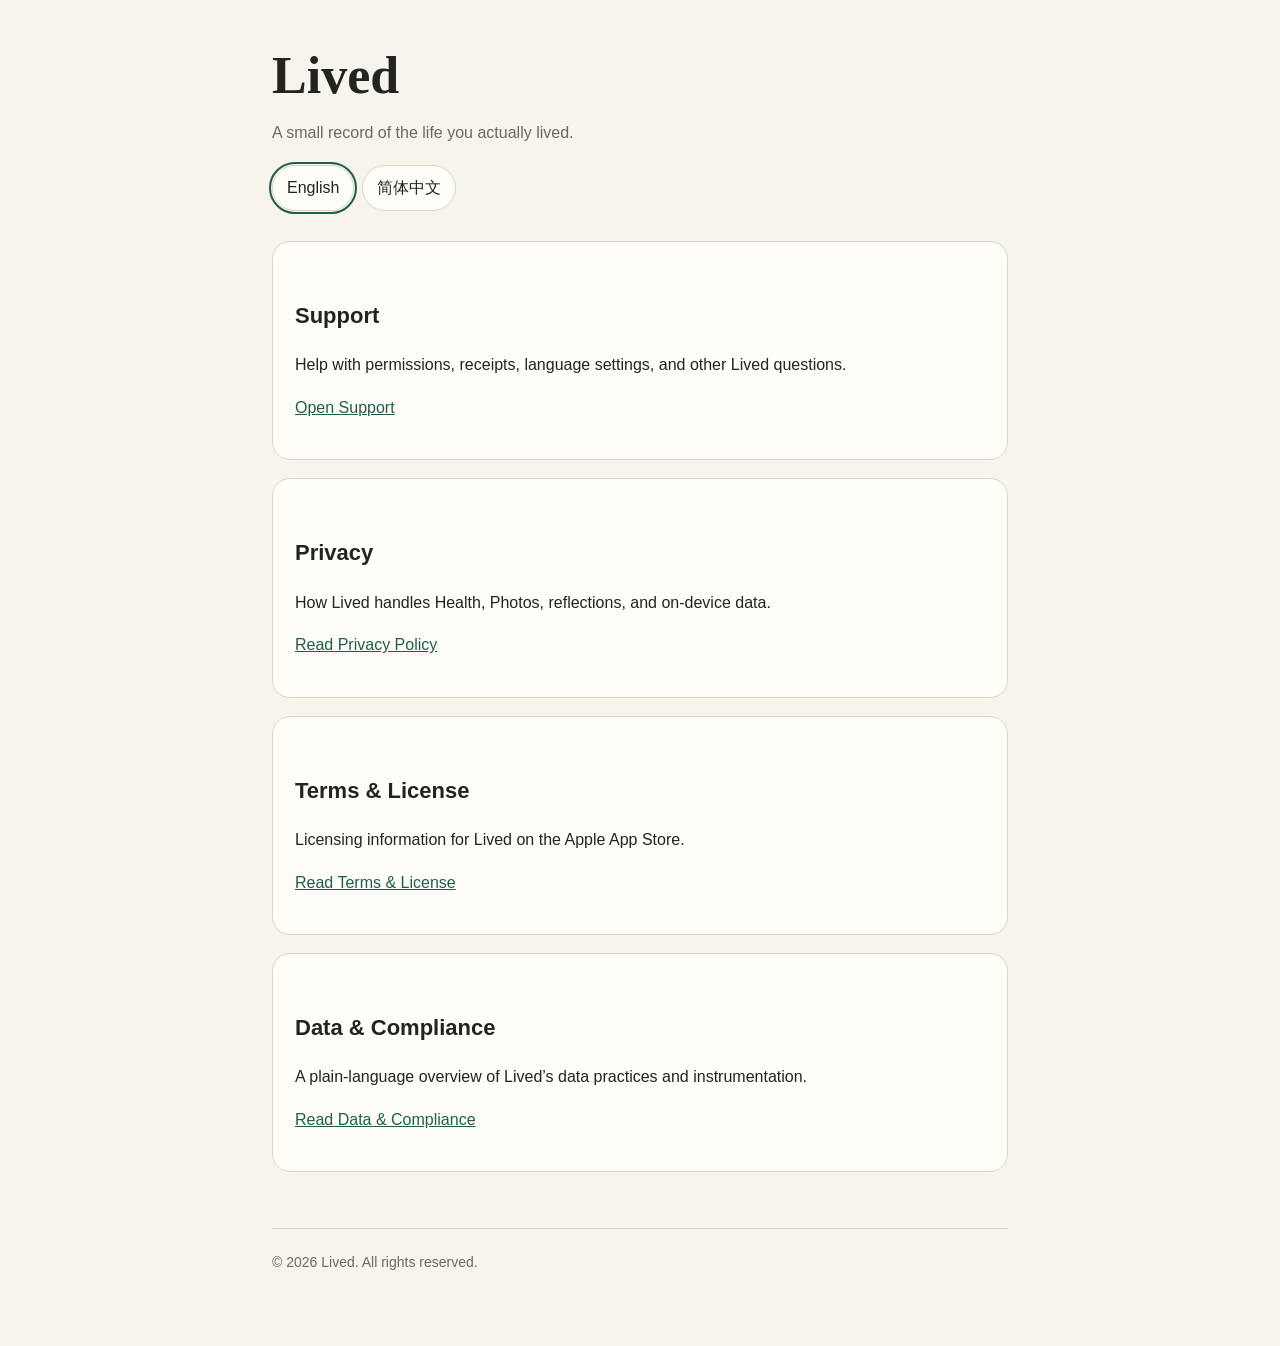
<file: index.html>
<!doctype html><html lang="en"><head><meta charset="utf-8"><meta name="viewport" content="width=device-width,initial-scale=1"><title>Lived — Support & Legal</title><link rel="stylesheet" href="styles.css"></head><body><main>
<h1>Lived</h1><p class="muted">A small record of the life you actually lived.</p>
<div class="lang-switch"><button data-lang-button="en" aria-pressed="true">English</button><button data-lang-button="zh-Hans" aria-pressed="false">简体中文</button></div>
<section data-lang="en">
<div class="card"><h2>Support</h2><p>Help with permissions, receipts, language settings, and other Lived questions.</p><p><a href="support.html">Open Support</a></p></div>
<div class="card"><h2>Privacy</h2><p>How Lived handles Health, Photos, reflections, and on-device data.</p><p><a href="privacy.html">Read Privacy Policy</a></p></div>
<div class="card"><h2>Terms & License</h2><p>Licensing information for Lived on the Apple App Store.</p><p><a href="terms.html">Read Terms & License</a></p></div>
<div class="card"><h2>Data &amp; Compliance</h2><p>A plain-language overview of Lived’s data practices and instrumentation.</p><p><a href="data.html">Read Data &amp; Compliance</a></p></div>
</section>
<section data-lang="zh-Hans" hidden>
<div class="card"><h2>支持</h2><p>获取有关权限、每日回执、语言设置以及其他 Lived 问题的帮助。</p><p><a href="support.html">打开支持页面</a></p></div>
<div class="card"><h2>隐私</h2><p>了解 Lived 如何处理健康、照片、文字记录以及设备端数据。</p><p><a href="privacy.html">阅读隐私政策</a></p></div>
<div class="card"><h2>条款与许可</h2><p>了解通过 Apple App Store 下载 Lived 时适用的软件许可。</p><p><a href="terms.html">阅读条款与许可</a></p></div>
<div class="card"><h2>数据与合规</h2><p>了解 Lived 的数据处理和诊断工具概览。</p><p><a href="data.html">阅读数据与合规说明</a></p></div>
</section><footer>© 2026 Lived. All rights reserved.</footer></main><script src="site.js"></script></body></html>
</file>
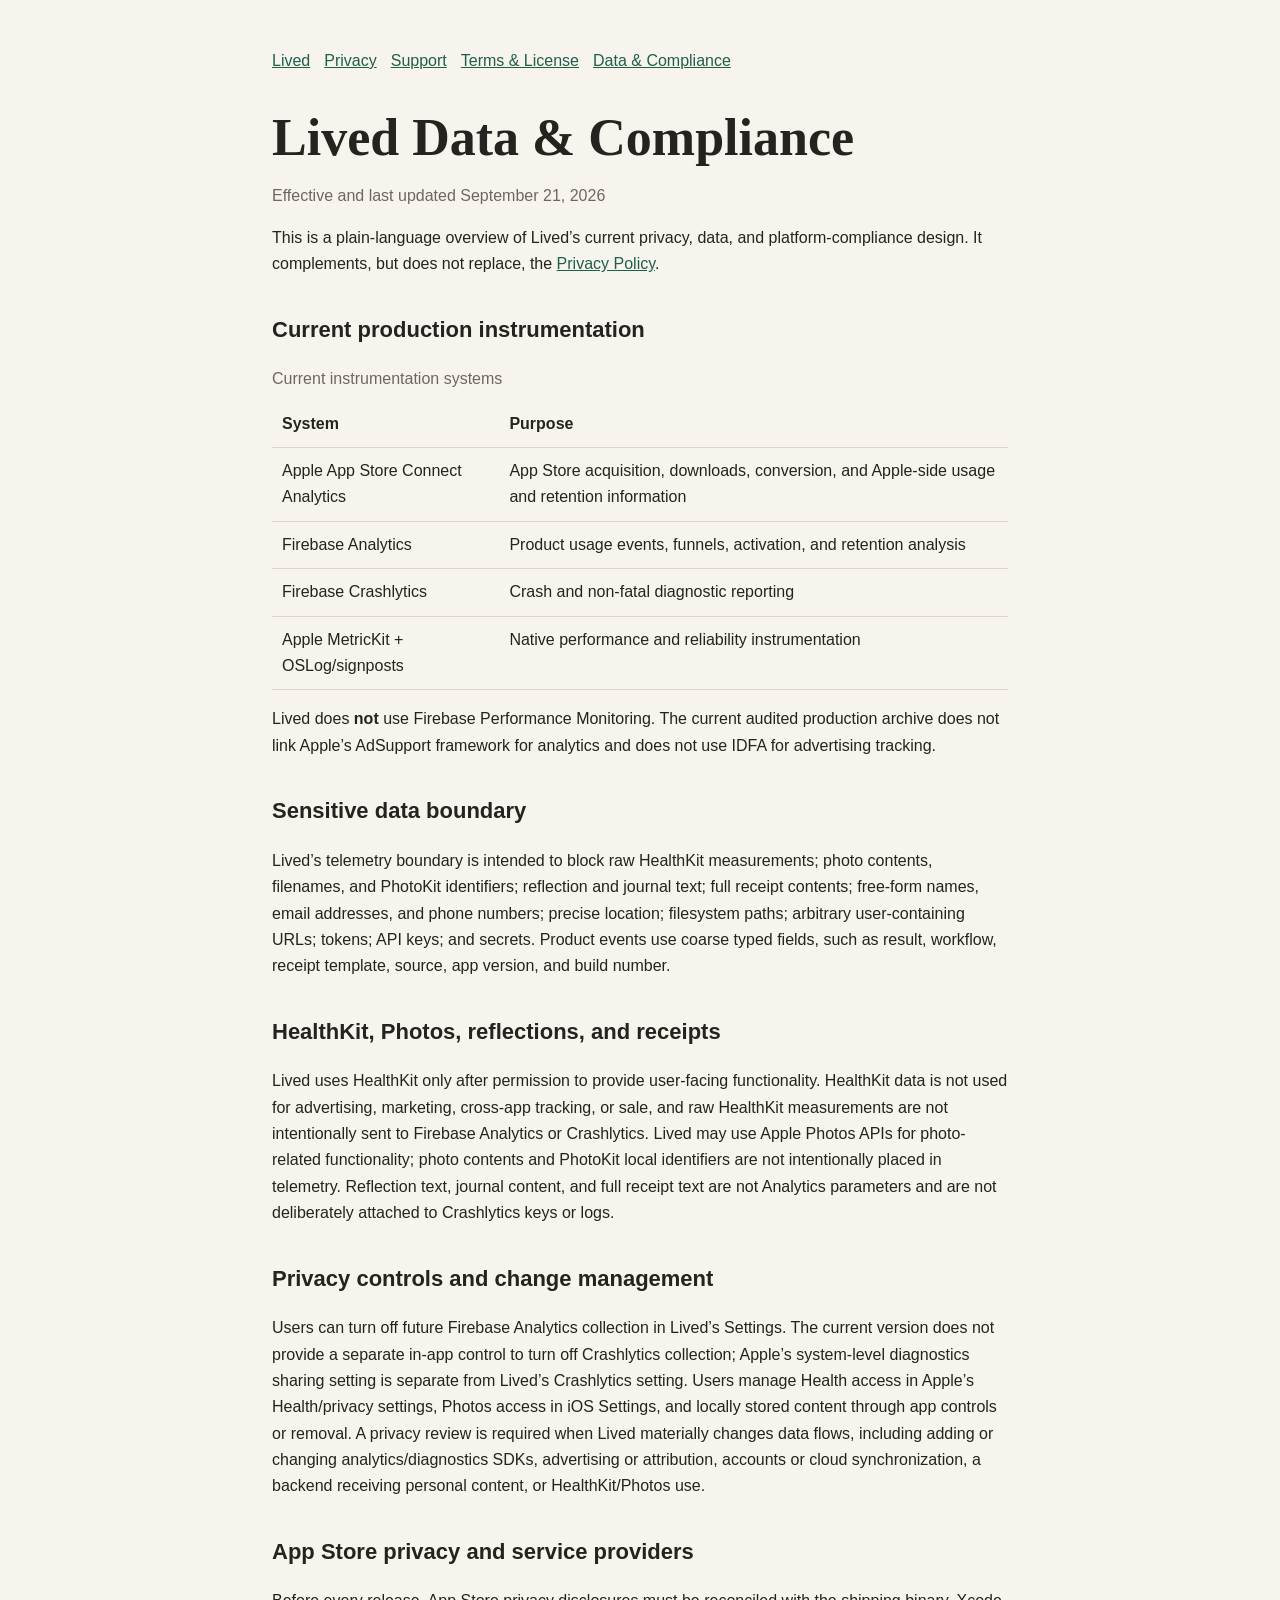
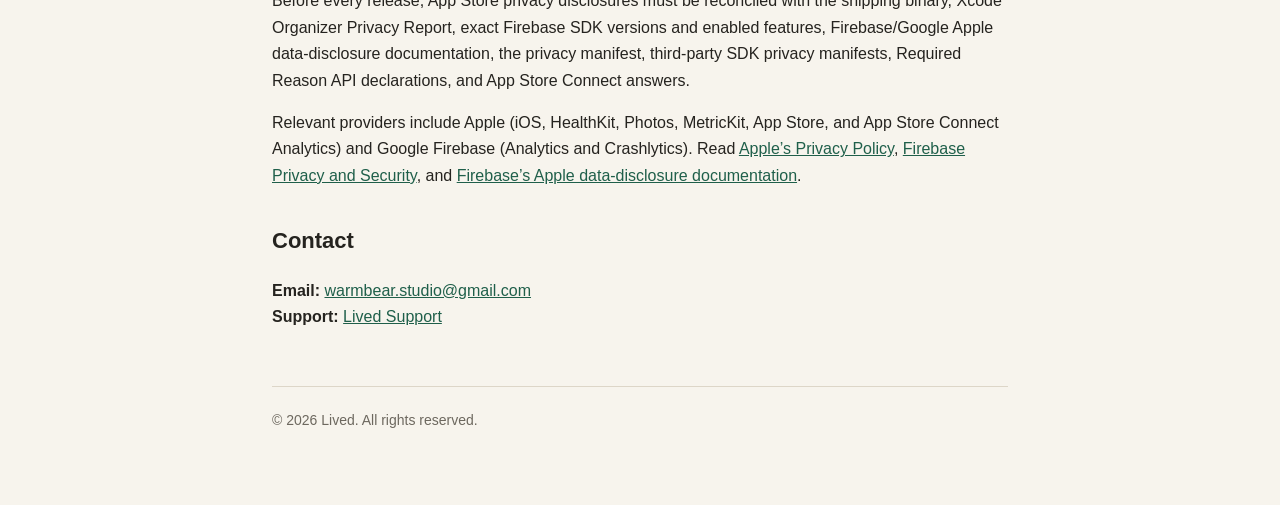
<file: data.html>
<!doctype html>
<html lang="en"><head><meta charset="utf-8"><meta name="viewport" content="width=device-width,initial-scale=1"><title>Lived — Data &amp; Compliance</title><link rel="stylesheet" href="styles.css"></head><body><main>
<nav aria-label="Legal navigation"><a href="index.html">Lived</a><a href="privacy.html">Privacy</a><a href="support.html">Support</a><a href="terms.html">Terms &amp; License</a><a href="data.html" aria-current="page">Data &amp; Compliance</a></nav>
<h1>Lived Data &amp; Compliance</h1><p class="muted">Effective and last updated September 21, 2026</p><article><p>This is a plain-language overview of Lived’s current privacy, data, and platform-compliance design. It complements, but does not replace, the <a href="privacy.html">Privacy Policy</a>.</p>
<h2>Current production instrumentation</h2><table><caption class="muted">Current instrumentation systems</caption><thead><tr><th scope="col">System</th><th scope="col">Purpose</th></tr></thead><tbody><tr><td>Apple App Store Connect Analytics</td><td>App Store acquisition, downloads, conversion, and Apple-side usage and retention information</td></tr><tr><td>Firebase Analytics</td><td>Product usage events, funnels, activation, and retention analysis</td></tr><tr><td>Firebase Crashlytics</td><td>Crash and non-fatal diagnostic reporting</td></tr><tr><td>Apple MetricKit + OSLog/signposts</td><td>Native performance and reliability instrumentation</td></tr></tbody></table><p>Lived does <strong>not</strong> use Firebase Performance Monitoring. The current audited production archive does not link Apple’s AdSupport framework for analytics and does not use IDFA for advertising tracking.</p>
<h2>Sensitive data boundary</h2><p>Lived’s telemetry boundary is intended to block raw HealthKit measurements; photo contents, filenames, and PhotoKit identifiers; reflection and journal text; full receipt contents; free-form names, email addresses, and phone numbers; precise location; filesystem paths; arbitrary user-containing URLs; tokens; API keys; and secrets. Product events use coarse typed fields, such as result, workflow, receipt template, source, app version, and build number.</p>
<h2>HealthKit, Photos, reflections, and receipts</h2><p>Lived uses HealthKit only after permission to provide user-facing functionality. HealthKit data is not used for advertising, marketing, cross-app tracking, or sale, and raw HealthKit measurements are not intentionally sent to Firebase Analytics or Crashlytics. Lived may use Apple Photos APIs for photo-related functionality; photo contents and PhotoKit local identifiers are not intentionally placed in telemetry. Reflection text, journal content, and full receipt text are not Analytics parameters and are not deliberately attached to Crashlytics keys or logs.</p>
<h2>Privacy controls and change management</h2><p>Users can turn off future Firebase Analytics collection in Lived’s Settings. The current version does not provide a separate in-app control to turn off Crashlytics collection; Apple’s system-level diagnostics sharing setting is separate from Lived’s Crashlytics setting. Users manage Health access in Apple’s Health/privacy settings, Photos access in iOS Settings, and locally stored content through app controls or removal. A privacy review is required when Lived materially changes data flows, including adding or changing analytics/diagnostics SDKs, advertising or attribution, accounts or cloud synchronization, a backend receiving personal content, or HealthKit/Photos use.</p>
<h2>App Store privacy and service providers</h2><p>Before every release, App Store privacy disclosures must be reconciled with the shipping binary, Xcode Organizer Privacy Report, exact Firebase SDK versions and enabled features, Firebase/Google Apple data-disclosure documentation, the privacy manifest, third-party SDK privacy manifests, Required Reason API declarations, and App Store Connect answers.</p><p>Relevant providers include Apple (iOS, HealthKit, Photos, MetricKit, App Store, and App Store Connect Analytics) and Google Firebase (Analytics and Crashlytics). Read <a href="https://www.apple.com/legal/privacy/" rel="noopener">Apple’s Privacy Policy</a>, <a href="https://firebase.google.com/support/privacy" rel="noopener">Firebase Privacy and Security</a>, and <a href="https://firebase.google.com/docs/ios/app-store-data-collection" rel="noopener">Firebase’s Apple data-disclosure documentation</a>.</p>
<h2>Contact</h2><p><strong>Email:</strong> <a href="mailto:warmbear.studio@gmail.com">warmbear.studio@gmail.com</a><br><strong>Support:</strong> <a href="support.html">Lived Support</a></p></article><footer>© 2026 Lived. All rights reserved.</footer></main></body></html>
</file>
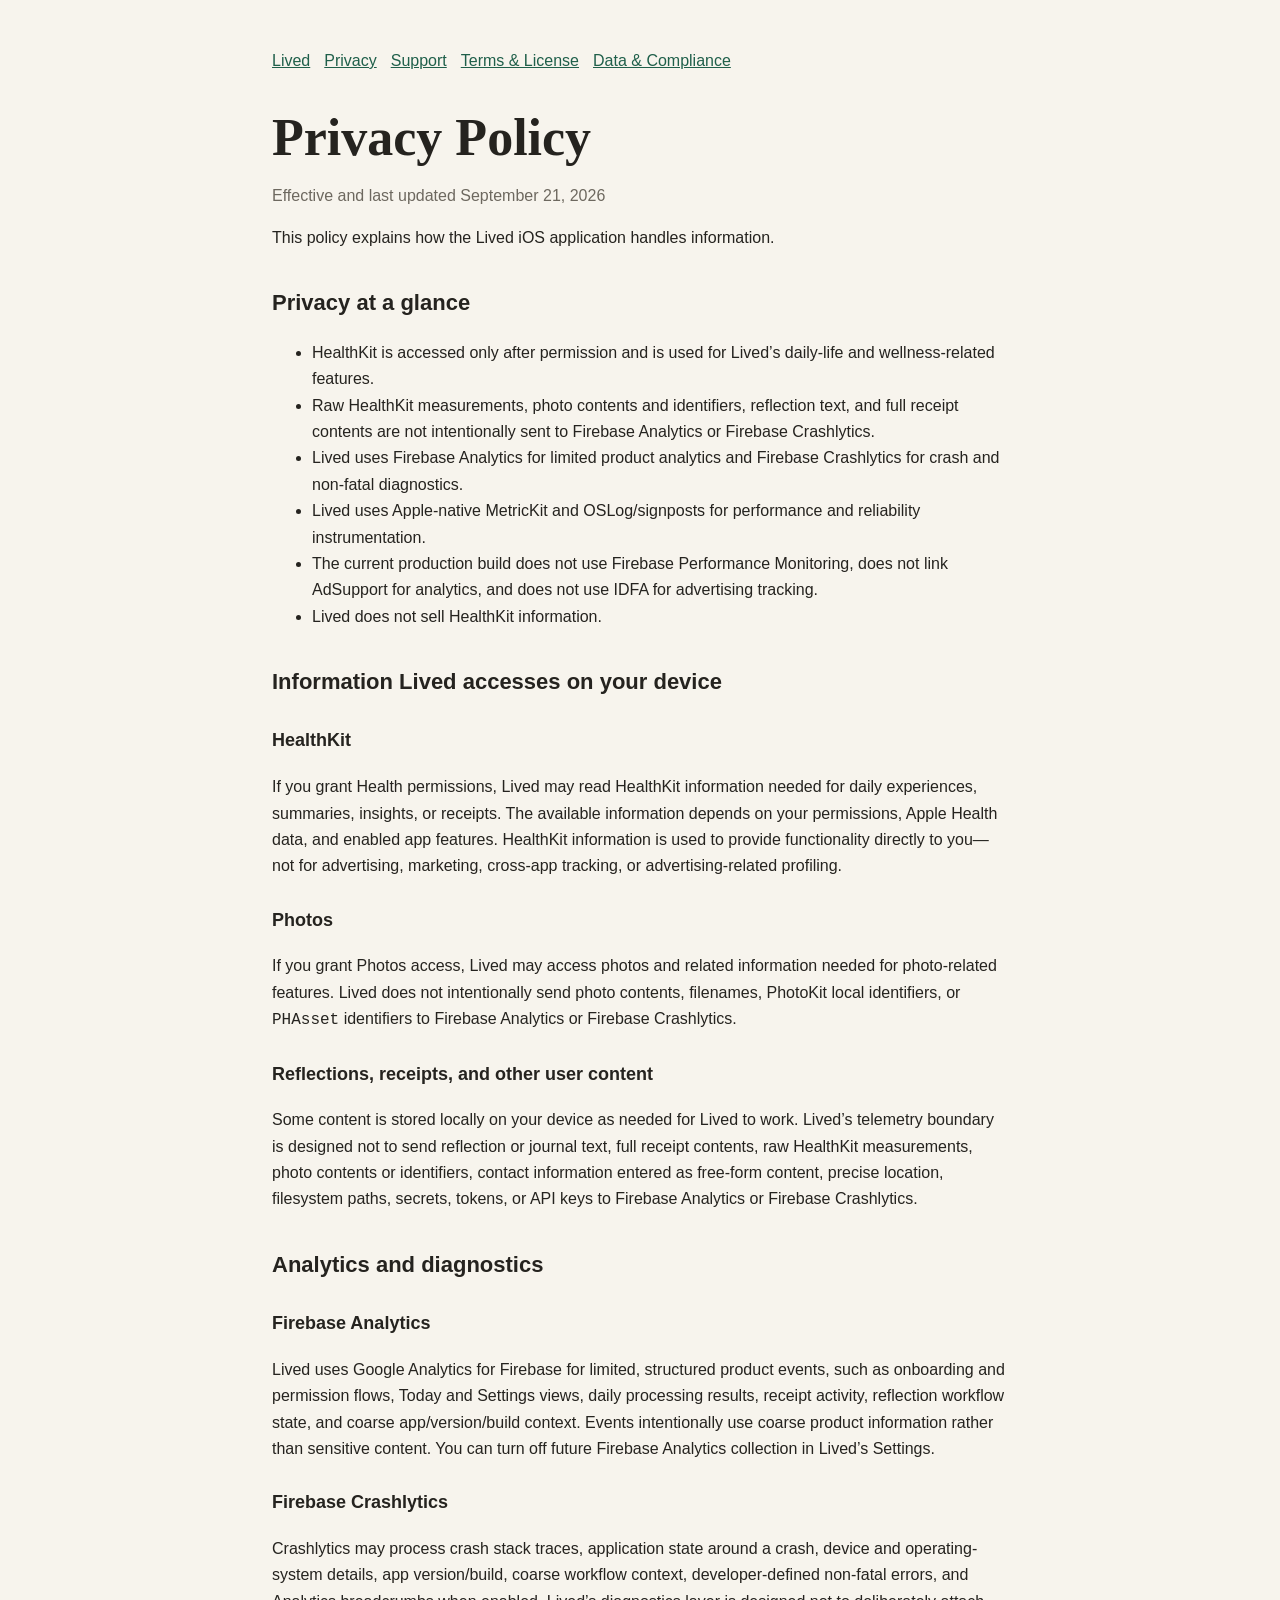
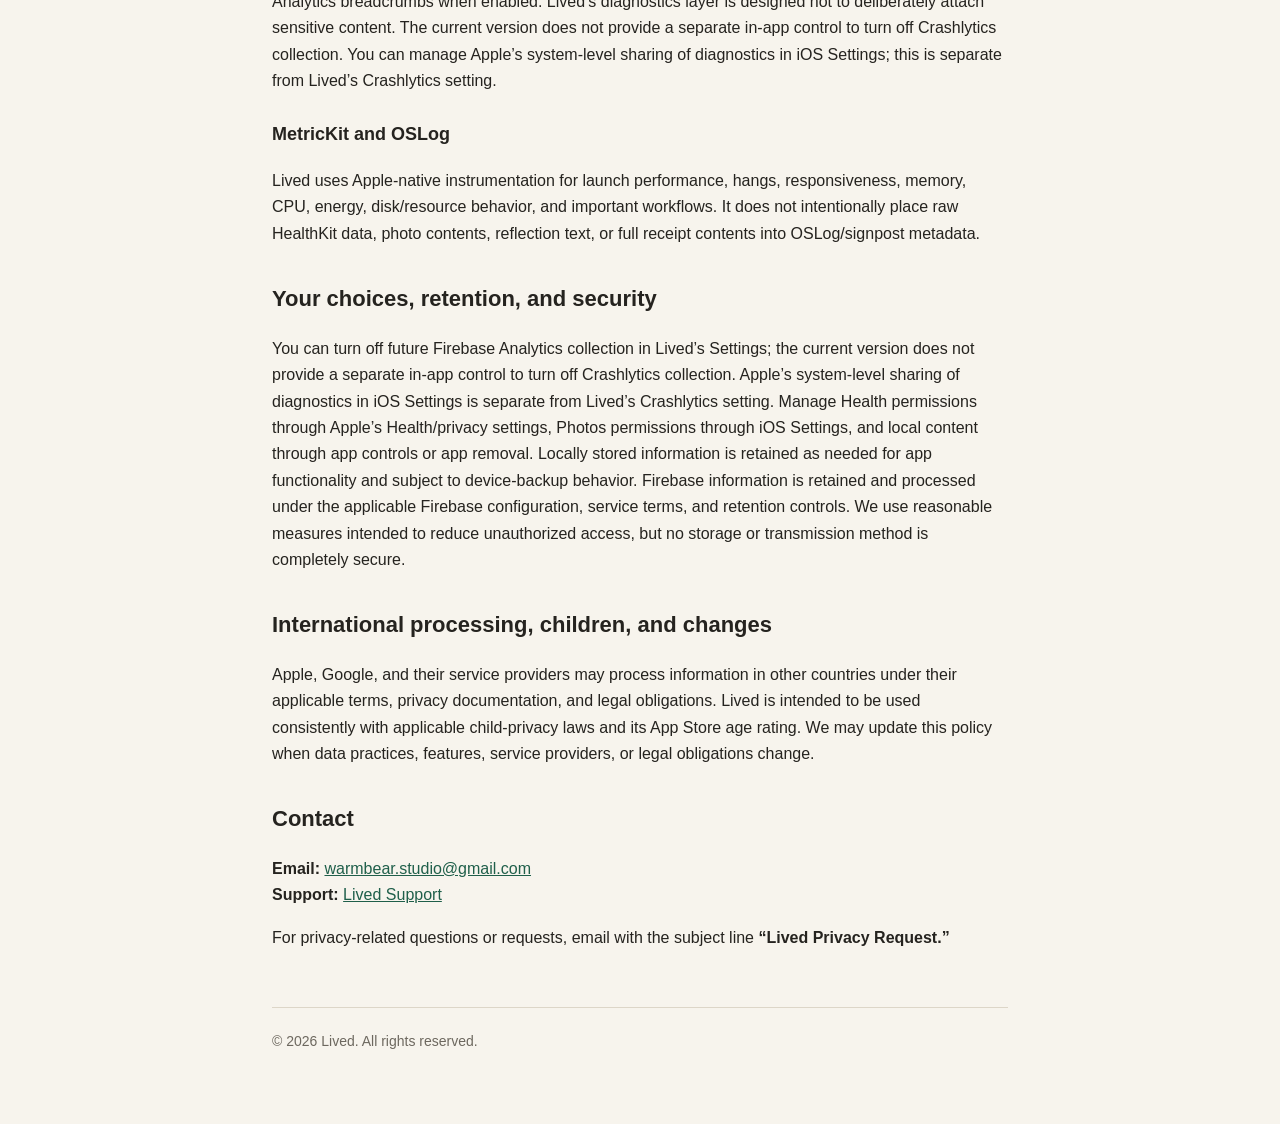
<file: privacy.html>
<!doctype html>
<html lang="en"><head><meta charset="utf-8"><meta name="viewport" content="width=device-width,initial-scale=1"><title>Lived — Privacy Policy</title><link rel="stylesheet" href="styles.css"></head><body><main>
<nav aria-label="Legal navigation"><a href="index.html">Lived</a><a href="privacy.html" aria-current="page">Privacy</a><a href="support.html">Support</a><a href="terms.html">Terms &amp; License</a><a href="data.html">Data &amp; Compliance</a></nav>
<h1>Privacy Policy</h1><p class="muted">Effective and last updated September 21, 2026</p>
<article><p>This policy explains how the Lived iOS application handles information.</p>
<h2>Privacy at a glance</h2><ul><li>HealthKit is accessed only after permission and is used for Lived’s daily-life and wellness-related features.</li><li>Raw HealthKit measurements, photo contents and identifiers, reflection text, and full receipt contents are not intentionally sent to Firebase Analytics or Firebase Crashlytics.</li><li>Lived uses Firebase Analytics for limited product analytics and Firebase Crashlytics for crash and non-fatal diagnostics.</li><li>Lived uses Apple-native MetricKit and OSLog/signposts for performance and reliability instrumentation.</li><li>The current production build does not use Firebase Performance Monitoring, does not link AdSupport for analytics, and does not use IDFA for advertising tracking.</li><li>Lived does not sell HealthKit information.</li></ul>
<h2>Information Lived accesses on your device</h2><h3>HealthKit</h3><p>If you grant Health permissions, Lived may read HealthKit information needed for daily experiences, summaries, insights, or receipts. The available information depends on your permissions, Apple Health data, and enabled app features. HealthKit information is used to provide functionality directly to you—not for advertising, marketing, cross-app tracking, or advertising-related profiling.</p><h3>Photos</h3><p>If you grant Photos access, Lived may access photos and related information needed for photo-related features. Lived does not intentionally send photo contents, filenames, PhotoKit local identifiers, or <code>PHAsset</code> identifiers to Firebase Analytics or Firebase Crashlytics.</p><h3>Reflections, receipts, and other user content</h3><p>Some content is stored locally on your device as needed for Lived to work. Lived’s telemetry boundary is designed not to send reflection or journal text, full receipt contents, raw HealthKit measurements, photo contents or identifiers, contact information entered as free-form content, precise location, filesystem paths, secrets, tokens, or API keys to Firebase Analytics or Firebase Crashlytics.</p>
<h2>Analytics and diagnostics</h2><h3>Firebase Analytics</h3><p>Lived uses Google Analytics for Firebase for limited, structured product events, such as onboarding and permission flows, Today and Settings views, daily processing results, receipt activity, reflection workflow state, and coarse app/version/build context. Events intentionally use coarse product information rather than sensitive content. You can turn off future Firebase Analytics collection in Lived’s Settings.</p><h3>Firebase Crashlytics</h3><p>Crashlytics may process crash stack traces, application state around a crash, device and operating-system details, app version/build, coarse workflow context, developer-defined non-fatal errors, and Analytics breadcrumbs when enabled. Lived’s diagnostics layer is designed not to deliberately attach sensitive content. The current version does not provide a separate in-app control to turn off Crashlytics collection. You can manage Apple’s system-level sharing of diagnostics in iOS Settings; this is separate from Lived’s Crashlytics setting.</p><h3>MetricKit and OSLog</h3><p>Lived uses Apple-native instrumentation for launch performance, hangs, responsiveness, memory, CPU, energy, disk/resource behavior, and important workflows. It does not intentionally place raw HealthKit data, photo contents, reflection text, or full receipt contents into OSLog/signpost metadata.</p>
<h2>Your choices, retention, and security</h2><p>You can turn off future Firebase Analytics collection in Lived’s Settings; the current version does not provide a separate in-app control to turn off Crashlytics collection. Apple’s system-level sharing of diagnostics in iOS Settings is separate from Lived’s Crashlytics setting. Manage Health permissions through Apple’s Health/privacy settings, Photos permissions through iOS Settings, and local content through app controls or app removal. Locally stored information is retained as needed for app functionality and subject to device-backup behavior. Firebase information is retained and processed under the applicable Firebase configuration, service terms, and retention controls. We use reasonable measures intended to reduce unauthorized access, but no storage or transmission method is completely secure.</p>
<h2>International processing, children, and changes</h2><p>Apple, Google, and their service providers may process information in other countries under their applicable terms, privacy documentation, and legal obligations. Lived is intended to be used consistently with applicable child-privacy laws and its App Store age rating. We may update this policy when data practices, features, service providers, or legal obligations change.</p>
<h2>Contact</h2><p><strong>Email:</strong> <a href="mailto:warmbear.studio@gmail.com">warmbear.studio@gmail.com</a><br><strong>Support:</strong> <a href="support.html">Lived Support</a></p><p>For privacy-related questions or requests, email with the subject line <strong>“Lived Privacy Request.”</strong></p>
</article><footer>© 2026 Lived. All rights reserved.</footer></main></body></html>
</file>
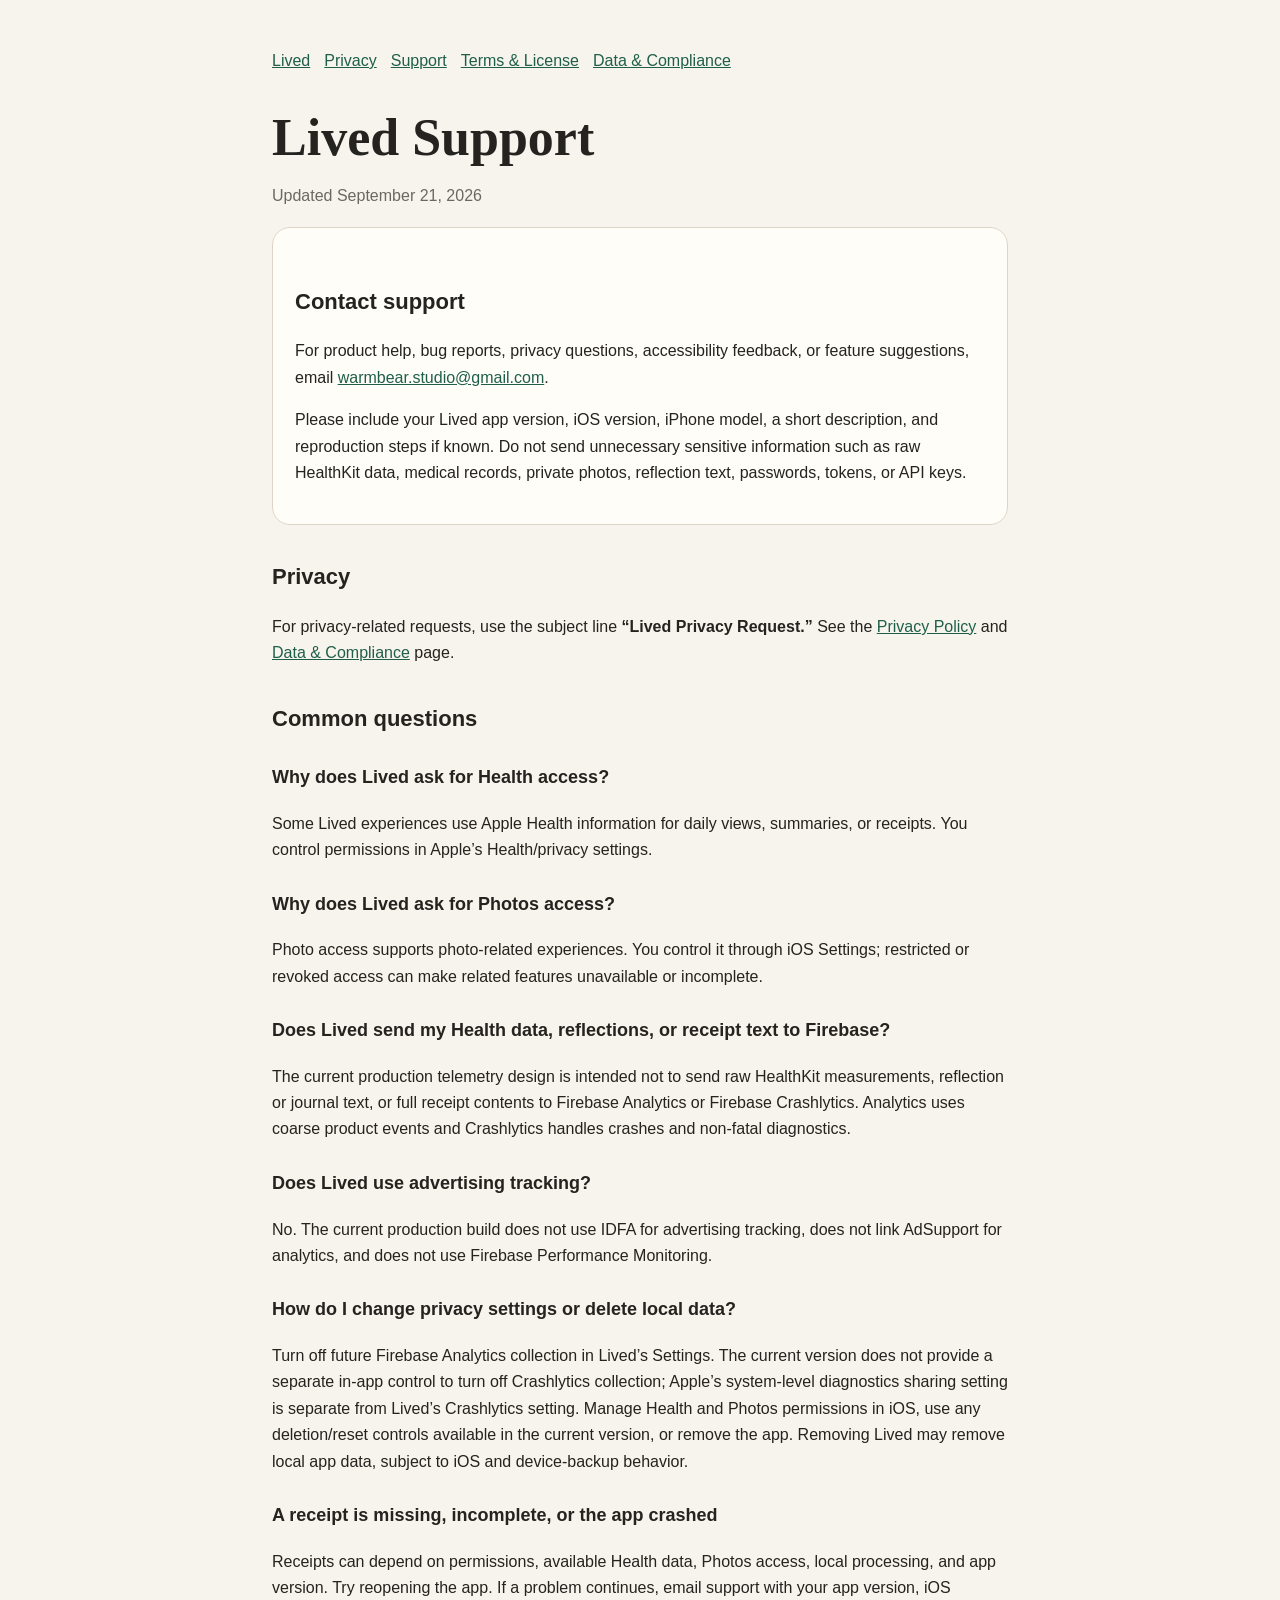
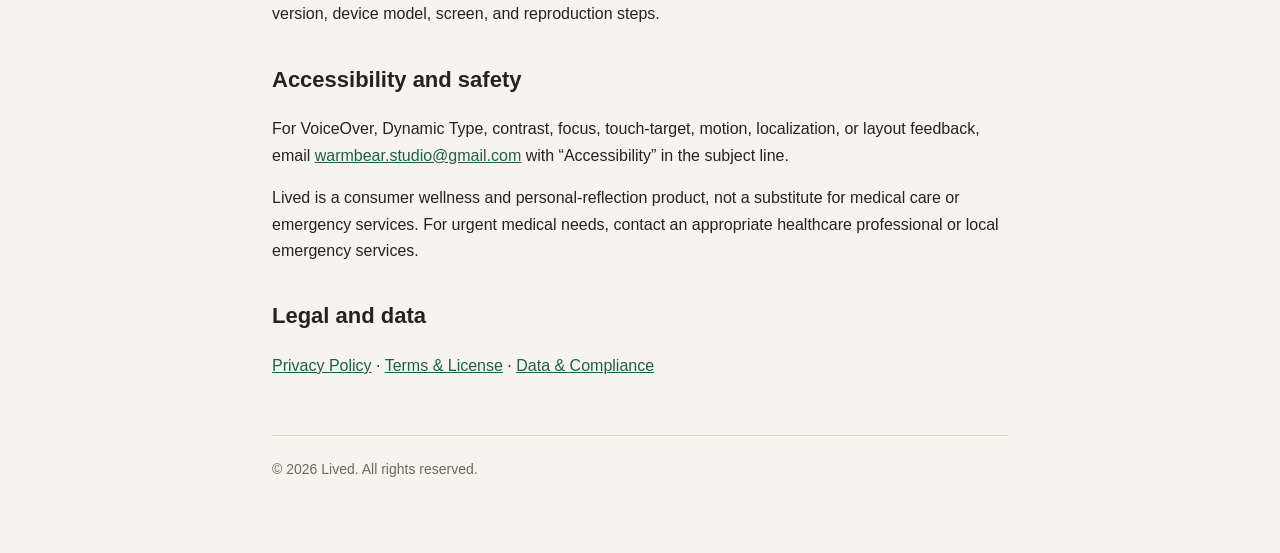
<file: support.html>
<!doctype html>
<html lang="en"><head><meta charset="utf-8"><meta name="viewport" content="width=device-width,initial-scale=1"><title>Lived — Support</title><link rel="stylesheet" href="styles.css"></head><body><main>
<nav aria-label="Legal navigation"><a href="index.html">Lived</a><a href="privacy.html">Privacy</a><a href="support.html" aria-current="page">Support</a><a href="terms.html">Terms &amp; License</a><a href="data.html">Data &amp; Compliance</a></nav>
<h1>Lived Support</h1><p class="muted">Updated September 21, 2026</p><article><div class="card"><h2>Contact support</h2><p>For product help, bug reports, privacy questions, accessibility feedback, or feature suggestions, email <a href="mailto:warmbear.studio@gmail.com">warmbear.studio@gmail.com</a>.</p><p>Please include your Lived app version, iOS version, iPhone model, a short description, and reproduction steps if known. Do not send unnecessary sensitive information such as raw HealthKit data, medical records, private photos, reflection text, passwords, tokens, or API keys.</p></div>
<h2>Privacy</h2><p>For privacy-related requests, use the subject line <strong>“Lived Privacy Request.”</strong> See the <a href="privacy.html">Privacy Policy</a> and <a href="data.html">Data &amp; Compliance</a> page.</p>
<h2>Common questions</h2><h3>Why does Lived ask for Health access?</h3><p>Some Lived experiences use Apple Health information for daily views, summaries, or receipts. You control permissions in Apple’s Health/privacy settings.</p><h3>Why does Lived ask for Photos access?</h3><p>Photo access supports photo-related experiences. You control it through iOS Settings; restricted or revoked access can make related features unavailable or incomplete.</p><h3>Does Lived send my Health data, reflections, or receipt text to Firebase?</h3><p>The current production telemetry design is intended not to send raw HealthKit measurements, reflection or journal text, or full receipt contents to Firebase Analytics or Firebase Crashlytics. Analytics uses coarse product events and Crashlytics handles crashes and non-fatal diagnostics.</p><h3>Does Lived use advertising tracking?</h3><p>No. The current production build does not use IDFA for advertising tracking, does not link AdSupport for analytics, and does not use Firebase Performance Monitoring.</p><h3>How do I change privacy settings or delete local data?</h3><p>Turn off future Firebase Analytics collection in Lived’s Settings. The current version does not provide a separate in-app control to turn off Crashlytics collection; Apple’s system-level diagnostics sharing setting is separate from Lived’s Crashlytics setting. Manage Health and Photos permissions in iOS, use any deletion/reset controls available in the current version, or remove the app. Removing Lived may remove local app data, subject to iOS and device-backup behavior.</p><h3>A receipt is missing, incomplete, or the app crashed</h3><p>Receipts can depend on permissions, available Health data, Photos access, local processing, and app version. Try reopening the app. If a problem continues, email support with your app version, iOS version, device model, screen, and reproduction steps.</p>
<h2>Accessibility and safety</h2><p>For VoiceOver, Dynamic Type, contrast, focus, touch-target, motion, localization, or layout feedback, email <a href="mailto:warmbear.studio@gmail.com?subject=Accessibility">warmbear.studio@gmail.com</a> with “Accessibility” in the subject line.</p><p>Lived is a consumer wellness and personal-reflection product, not a substitute for medical care or emergency services. For urgent medical needs, contact an appropriate healthcare professional or local emergency services.</p>
<h2>Legal and data</h2><p><a href="privacy.html">Privacy Policy</a> · <a href="terms.html">Terms &amp; License</a> · <a href="data.html">Data &amp; Compliance</a></p></article><footer>© 2026 Lived. All rights reserved.</footer></main></body></html>
</file>
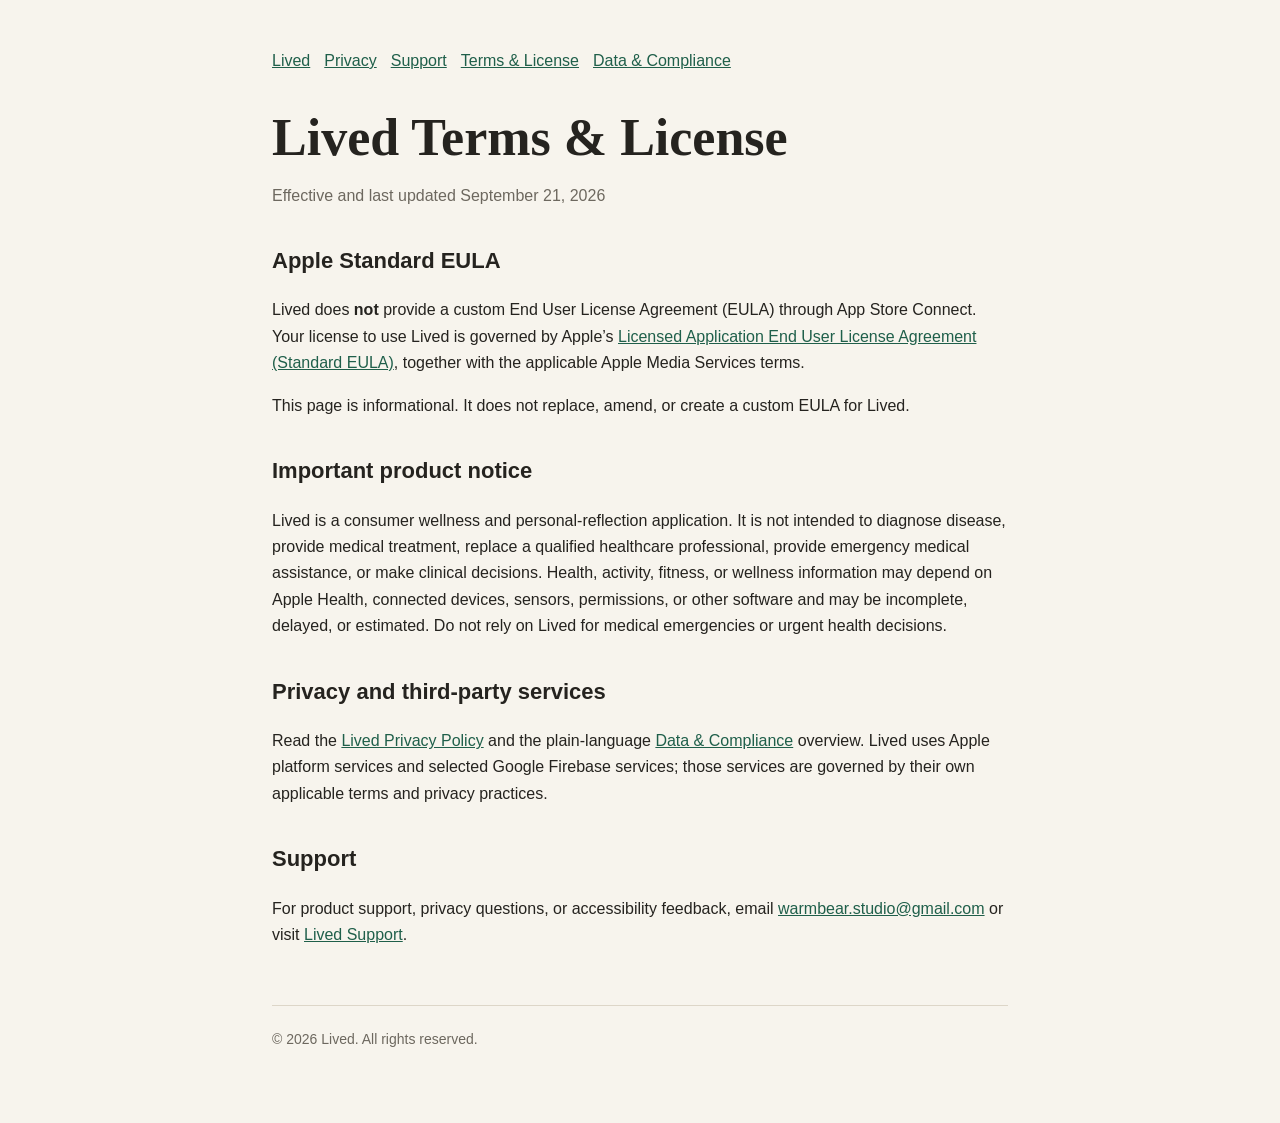
<file: terms.html>
<!doctype html>
<html lang="en"><head><meta charset="utf-8"><meta name="viewport" content="width=device-width,initial-scale=1"><title>Lived — Terms &amp; License</title><link rel="stylesheet" href="styles.css"></head><body><main>
<nav aria-label="Legal navigation"><a href="index.html">Lived</a><a href="privacy.html">Privacy</a><a href="support.html">Support</a><a href="terms.html" aria-current="page">Terms &amp; License</a><a href="data.html">Data &amp; Compliance</a></nav>
<h1>Lived Terms &amp; License</h1><p class="muted">Effective and last updated September 21, 2026</p><article><h2>Apple Standard EULA</h2><p>Lived does <strong>not</strong> provide a custom End User License Agreement (EULA) through App Store Connect. Your license to use Lived is governed by Apple’s <a href="https://www.apple.com/legal/internet-services/itunes/dev/stdeula/" rel="noopener">Licensed Application End User License Agreement (Standard EULA)</a>, together with the applicable Apple Media Services terms.</p><p>This page is informational. It does not replace, amend, or create a custom EULA for Lived.</p><h2>Important product notice</h2><p>Lived is a consumer wellness and personal-reflection application. It is not intended to diagnose disease, provide medical treatment, replace a qualified healthcare professional, provide emergency medical assistance, or make clinical decisions. Health, activity, fitness, or wellness information may depend on Apple Health, connected devices, sensors, permissions, or other software and may be incomplete, delayed, or estimated. Do not rely on Lived for medical emergencies or urgent health decisions.</p><h2>Privacy and third-party services</h2><p>Read the <a href="privacy.html">Lived Privacy Policy</a> and the plain-language <a href="data.html">Data &amp; Compliance</a> overview. Lived uses Apple platform services and selected Google Firebase services; those services are governed by their own applicable terms and privacy practices.</p><h2>Support</h2><p>For product support, privacy questions, or accessibility feedback, email <a href="mailto:warmbear.studio@gmail.com">warmbear.studio@gmail.com</a> or visit <a href="support.html">Lived Support</a>.</p></article><footer>© 2026 Lived. All rights reserved.</footer></main></body></html>
</file>
<file: styles.css>
:root{color-scheme:light dark;--bg:#f7f4ed;--card:#fffdf8;--text:#25231f;--muted:#6d685f;--line:#ddd6c8;--accent:#1f5f4a}
@media(prefers-color-scheme:dark){:root{--bg:#171613;--card:#211f1b;--text:#f2eee5;--muted:#b8b1a5;--line:#3c3932;--accent:#84c7ac}}
*{box-sizing:border-box}body{margin:0;background:var(--bg);color:var(--text);font-family:-apple-system,BlinkMacSystemFont,"Helvetica Neue",Arial,sans-serif;line-height:1.65}
main{max-width:780px;margin:0 auto;padding:48px 22px 72px}nav{display:flex;flex-wrap:wrap;gap:14px;margin-bottom:36px}a{color:var(--accent)}
h1{font-family:ui-serif,Georgia,serif;font-size:clamp(34px,7vw,52px);line-height:1.08;margin:0 0 12px}h2{margin-top:34px;font-size:22px}h3{margin-top:26px;font-size:18px}
p,li{font-size:16px}.muted{color:var(--muted)}.card{background:var(--card);border:1px solid var(--line);border-radius:18px;padding:22px;margin:18px 0}table{width:100%;border-collapse:collapse;margin:16px 0}caption{text-align:left;margin-bottom:8px}th,td{text-align:left;vertical-align:top;padding:10px;border-bottom:1px solid var(--line)}
.lang-switch{display:flex;gap:8px;margin:18px 0 30px}.lang-switch button{border:1px solid var(--line);background:var(--card);color:var(--text);border-radius:999px;padding:9px 14px;font:inherit;cursor:pointer}
.lang-switch button[aria-pressed="true"]{outline:2px solid var(--accent);outline-offset:1px}footer{margin-top:56px;padding-top:22px;border-top:1px solid var(--line);color:var(--muted);font-size:14px}[hidden]{display:none!important}
</file>
